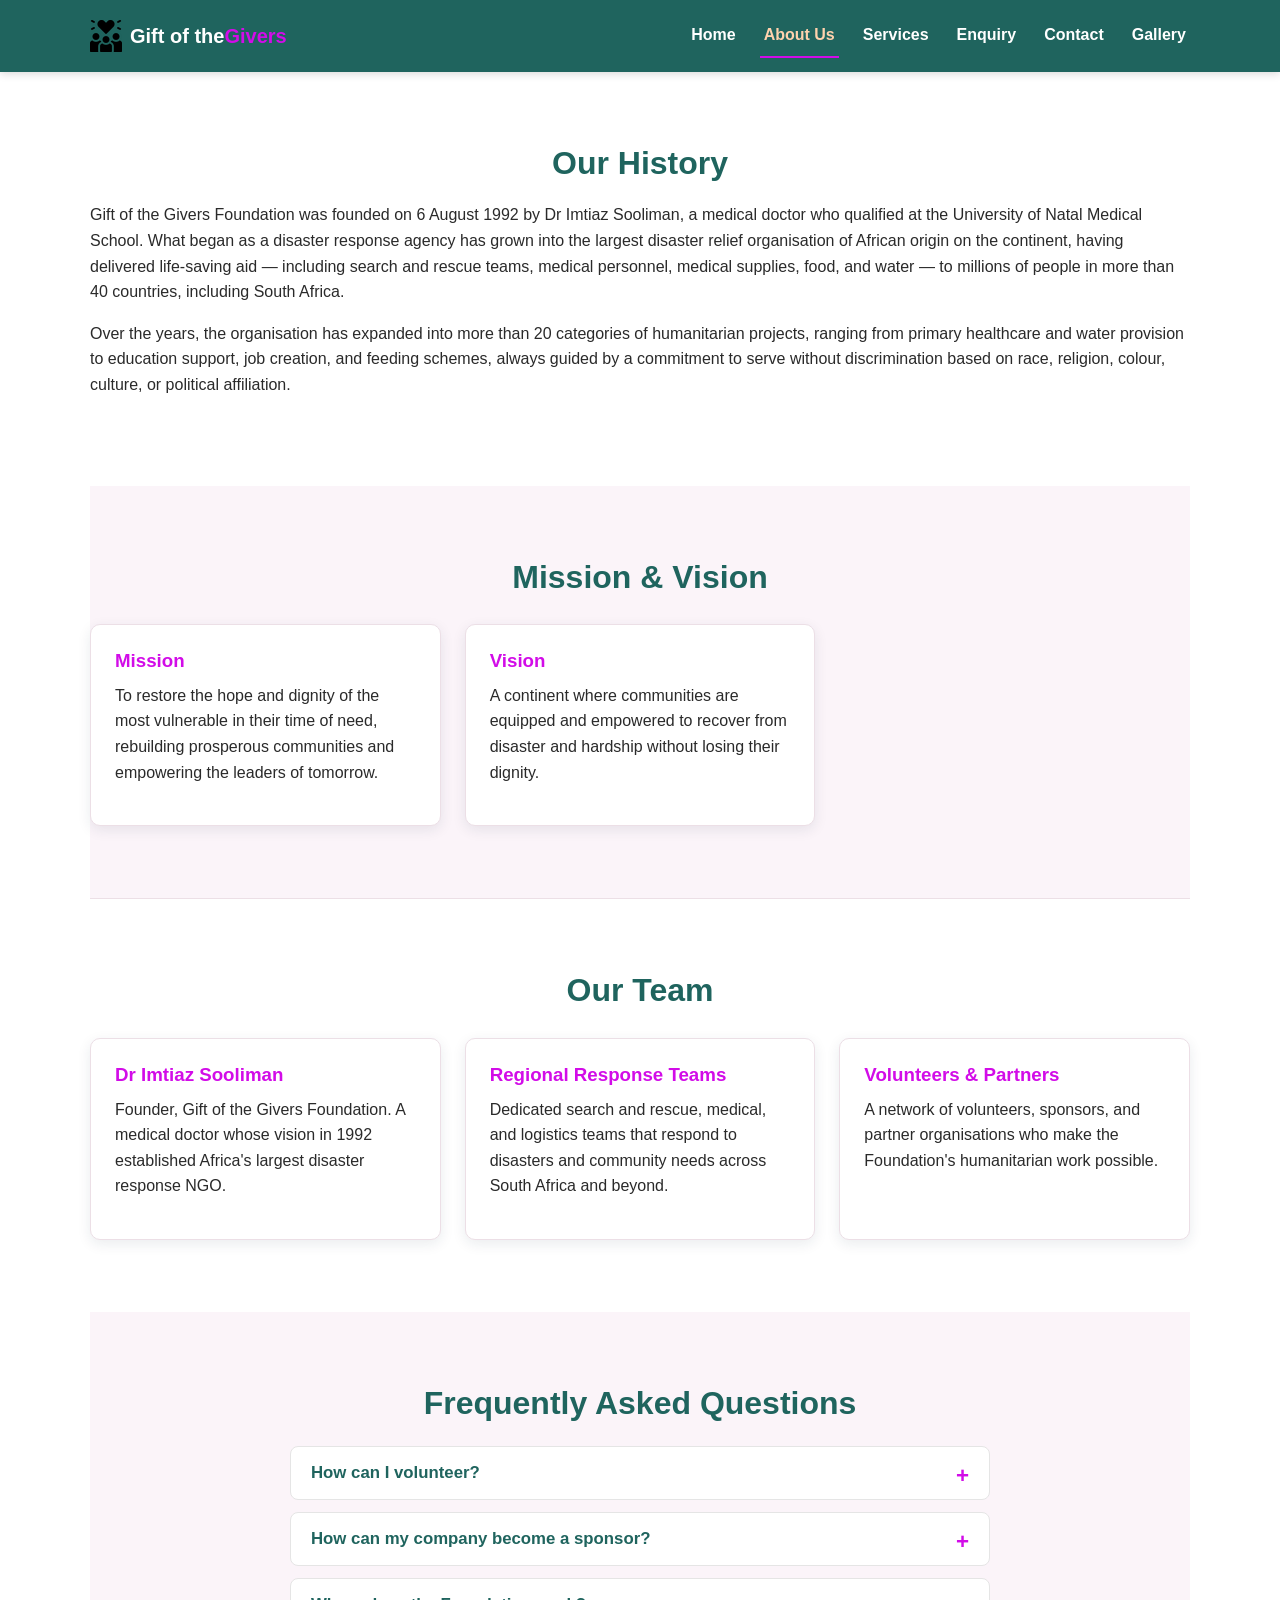
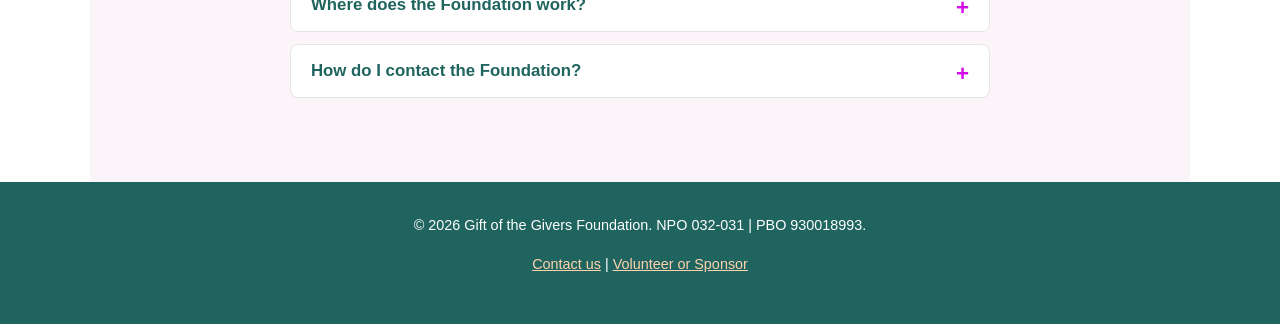
<file: about.html>
<!DOCTYPE html>
<html lang="en">
<head>
  <meta charset="UTF-8">
  <meta name="viewport" content="width=device-width, initial-scale=1.0">
  <title>About Us | Gift of the Givers Foundation</title>
<meta name="description" content="Learn about the Gift of the Givers Foundation, our mission, our values and the people behind our humanitarian work.">
<link rel="canonical" href="https://st10529070-sethowa-k.github.io/WebDevelopment-website-prt2/about.html">
  <link rel="stylesheet" href="css/style.css">
</head>
<body>

  <header>
    <div class="header-inner">
      <a href="index.html" class="logo">
        <img src="images/logo.png" alt="Gift of Givers logo" srcset="images/logo-32.png 1x, images/logo-64.png 2x" width="32" height="32">
        Gift of the <span>Givers</span>
        </a>
      <button class="nav-toggle" aria-label="Toggle navigation">&#9776;</button>
      <nav>
        <ul>
          <li><a href="index.html">Home</a></li>
          <li><a href="about.html" class="active">About Us</a></li>
          <li><a href="services.html">Services</a></li>
          <li><a href="enquiry.html">Enquiry</a></li>
          <li><a href="contact.html">Contact</a></li>
          <li><a href="gallery.html">Gallery</a></li>
        </ul>
      </nav>
    </div>
  </header>

  <main>
    <h1></h1>
    <section>
      <h2>Our History</h2>
      <p>Gift of the Givers Foundation was founded on 6 August 1992 by Dr Imtiaz Sooliman, a medical doctor who qualified at the University of Natal Medical School. What began as a disaster response agency has grown into the largest disaster relief organisation of African origin on the continent, having delivered life-saving aid — including search and rescue teams, medical personnel, medical supplies, food, and water — to millions of people in more than 40 countries, including South Africa.</p>
      <p>Over the years, the organisation has expanded into more than 20 categories of humanitarian projects, ranging from primary healthcare and water provision to education support, job creation, and feeding schemes, always guided by a commitment to serve without discrimination based on race, religion, colour, culture, or political affiliation.</p>
    </section>

    <section class="section-alt">
      <h2>Mission &amp; Vision</h2>
      <div class="grid">
        <div class="card">
          <h3>Mission</h3>
          <p>To restore the hope and dignity of the most vulnerable in their time of need, rebuilding prosperous communities and empowering the leaders of tomorrow.</p>
        </div>
        <div class="card">
          <h3>Vision</h3>
          <p>A continent where communities are equipped and empowered to recover from disaster and hardship without losing their dignity.</p>
        </div>
      </div>
    </section>

    <section>
      <h2>Our Team</h2>
      <div class="grid">
        <div class="card">
          <h3>Dr Imtiaz Sooliman</h3>
          <p>Founder, Gift of the Givers Foundation. A medical doctor whose vision in 1992 established Africa's largest disaster response NGO.</p>
        </div>
        <div class="card">
          <h3>Regional Response Teams</h3>
          <p>Dedicated search and rescue, medical, and logistics teams that respond to disasters and community needs across South Africa and beyond.</p>
        </div>
        <div class="card">
          <h3>Volunteers &amp; Partners</h3>
          <p>A network of volunteers, sponsors, and partner organisations who make the Foundation's humanitarian work possible.</p>
        </div>
      </div>
    </section>
    <section class="section-alt">
      <h2>Frequently Asked Questions</h2>
      <div class="accordion">
        <div class="accordion-item">
          <h3>
            <button class="accordion-btn" aria-expanded="false" aria-controls="faq1">How can I volunteer?</button>
          </h3>
          <div class="accordion-panel" id="faq1" hidden>
            <p>Complete the form on our Enquiry page and choose "Becoming a Volunteer". A coordinator will contact you.</p>
          </div>
        </div>

        <div class="accordion-item">
          <h3>
            <button class="accordion-btn" aria-expanded="false" aria-controls="faq2">How can my company become a sponsor?</button>
          </h3>
          <div class="accordion-panel" id="faq2" hidden>
            <p>Use the Enquiry page and choose "Becoming a Sponsor". You will see the available sponsorship packages once your enquiry is submitted.</p>
          </div>
        </div>

        <div class="accordion-item">
          <h3>
            <button class="accordion-btn" aria-expanded="false" aria-controls="faq3">Where does the Foundation work?</button>
          </h3>
          <div class="accordion-panel" id="faq3" hidden>
            <p>Gift of the Givers has delivered aid in more than 40 countries, including South Africa, across more than 20 categories of projects.</p>
          </div>
        </div>

        <div class="accordion-item">
          <h3>
            <button class="accordion-btn" aria-expanded="false" aria-controls="faq4">How do I contact the Foundation?</button>
          </h3>
          <div class="accordion-panel" id="faq4" hidden>
            <p>Visit our Contact page for office locations and maps, or send a message directly using the form.</p>
          </div>
        </div>
      </div>
    </section>
  </main>

  <footer>
    <p>&copy; 2026 Gift of the Givers Foundation. NPO 032-031 | PBO 930018993.</p>
    <p><a href="contact.html">Contact us</a> | <a href="enquiry.html">Volunteer or Sponsor</a></p>
  </footer>

  <script src="js/main.js"></script>
  <script src="js/interactive.js"></script>
</body>
</html>
</file>
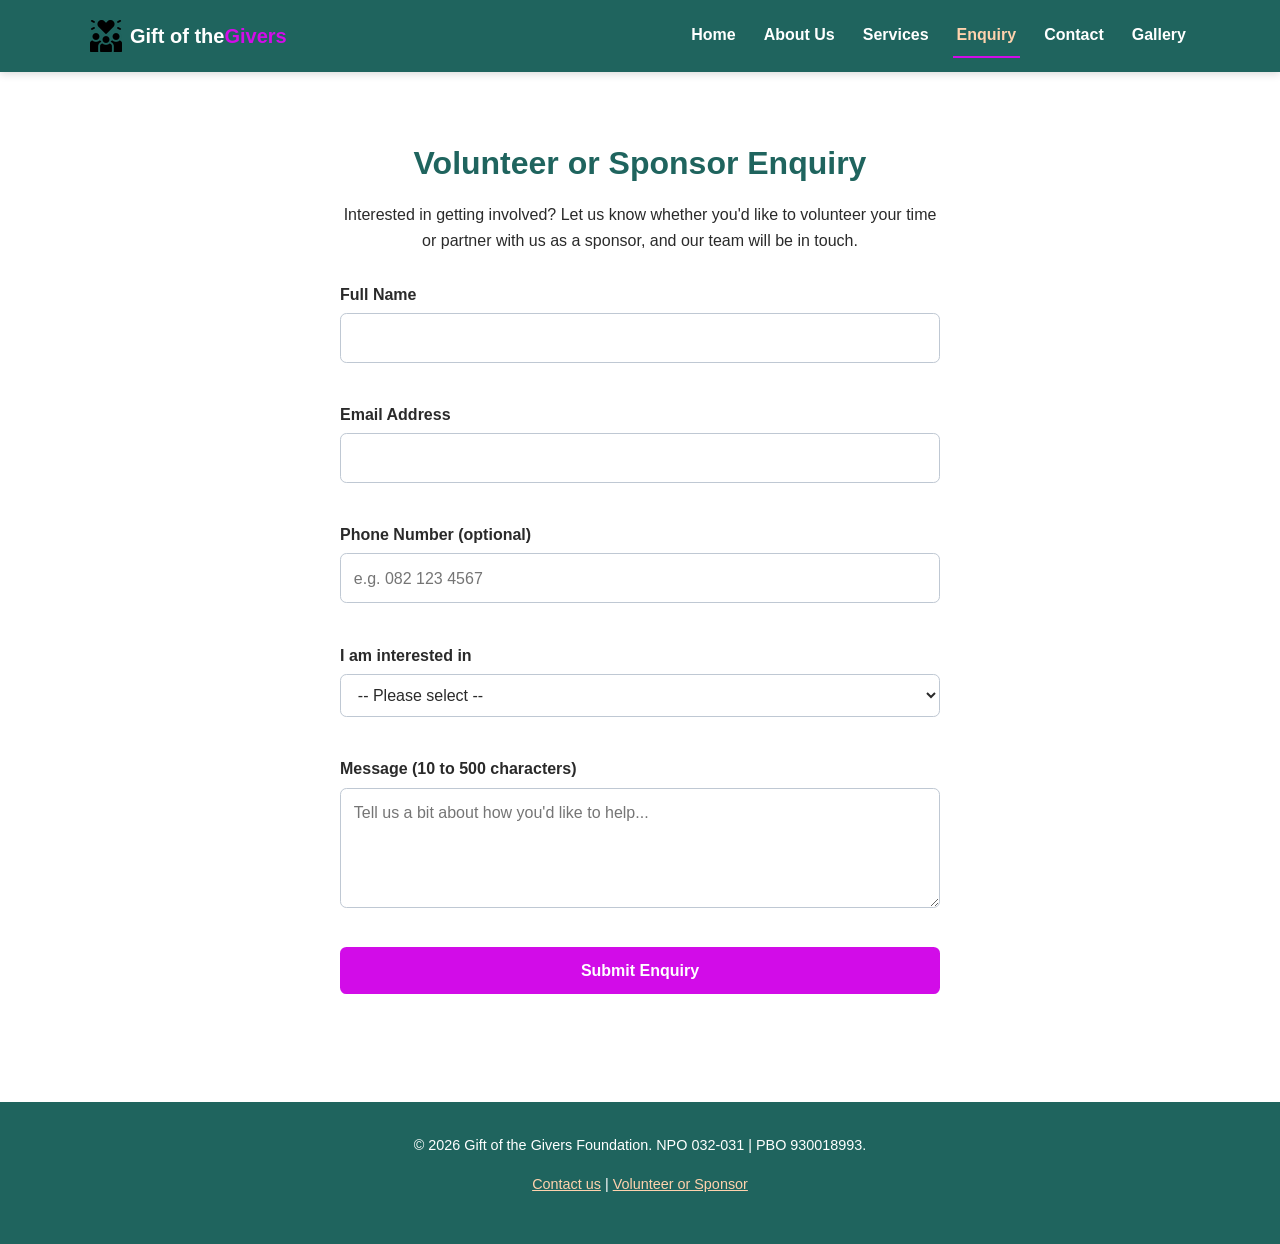
<file: enquiry.html>
<!DOCTYPE html>
<html lang="en">
<head>
  <meta charset="UTF-8">
  <meta name="viewport" content="width=device-width, initial-scale=1.0">
  <title>Enquiry | Gift of the Givers Foundation</title>
  <meta name="description" content="Get in touch with Gift of the Givers Foundation to volunteer, become a sponsor, or ask about our humanitarian projects.">
  <link rel="stylesheet" href="css/style.css">
</head>
<body>

  <header>
    <div class="header-inner">
      <a href="index.html" class="logo">
       <img src="images/logo.png" alt="Gift of the Givers logo" srcset="images/logo-32.png 1x, images/logo-64.png 2x" width="32" height="32">
       Gift of the <span>Givers</span>
       </a>
      <button class="nav-toggle" aria-label="Toggle navigation">&#9776;</button>
      <nav>
        <ul>
          <li><a href="index.html">Home</a></li>
          <li><a href="about.html">About Us</a></li>
          <li><a href="services.html">Services</a></li>
          <li><a href="enquiry.html" class="active">Enquiry</a></li>
          <li><a href="contact.html">Contact</a></li>
          <li><a href="gallery.html">Gallery</a></li>
        </ul>
      </nav>
    </div>
  </header>

  <main>
    <h1></h1>
    <section>
      <h2>Volunteer or Sponsor Enquiry</h2>
      <p class="section-intro">
        Interested in getting involved? Let us know whether you'd like to volunteer your time or partner with us as a sponsor, and our team will be in touch.
      </p>

      <form id="enquiry-form" novalidate>
        <div>
          <label for="fullname">Full Name</label>
          <input type="text" id="fullname" name="fullname" required minlength="2" maxlength="60" autocomplete="name">
          <div class="error" id="fullname-error" aria-live="polite"></div>
        </div>

        <div>
          <label for="email">Email Address</label>
          <input type="email" id="email" name="email" required autocomplete="email">
          <div class="error" id="email-error" aria-live="polite"></div>
        </div>

        <div>
          <label for="phone">Phone Number (optional)</label>
          <input type="tel" id="phone" name="phone" maxlength="16" placeholder="e.g. 082 123 4567" autocomplete="tel">
          <div class="error" id="phone-error" aria-live="polite"></div>
        </div>

        <div>
          <label for="enquiry-type">I am interested in</label>
          <select id="enquiry-type" name="enquiry-type" required>
            <option value="">-- Please select --</option>
            <option value="volunteer">Becoming a Volunteer</option>
            <option value="sponsor">Becoming a Sponsor</option>
            <option value="other">Other Enquiry</option>
          </select>
          <div class="error" id="enquiry-type-error" aria-live="polite"></div>
        </div>

        <div>
          <label for="message">Message (10 to 500 characters)</label>
          <textarea id="message" name="message" required minlength="10" maxlength="500" placeholder="Tell us a bit about how you'd like to help..."></textarea>
          <div class="error" id="message-error" aria-live="polite"></div>
        </div>

        <button type="submit" class="btn">Submit Enquiry</button>
        <p id="form-status" aria-live="polite"></p>
      </form>

      <div id="enquiry-response" class="response" hidden></div>
    </section>
  </main>

  <footer>
    <p>&copy; 2026 Gift of the Givers Foundation. NPO 032-031 | PBO 930018993.</p>
    <p><a href="contact.html">Contact us</a> | <a href="enquiry.html">Volunteer or Sponsor</a></p>
  </footer>

  <script src="js/main.js"></script>
</body>
</html>
<script src="js/forms.js"></script>
</file>
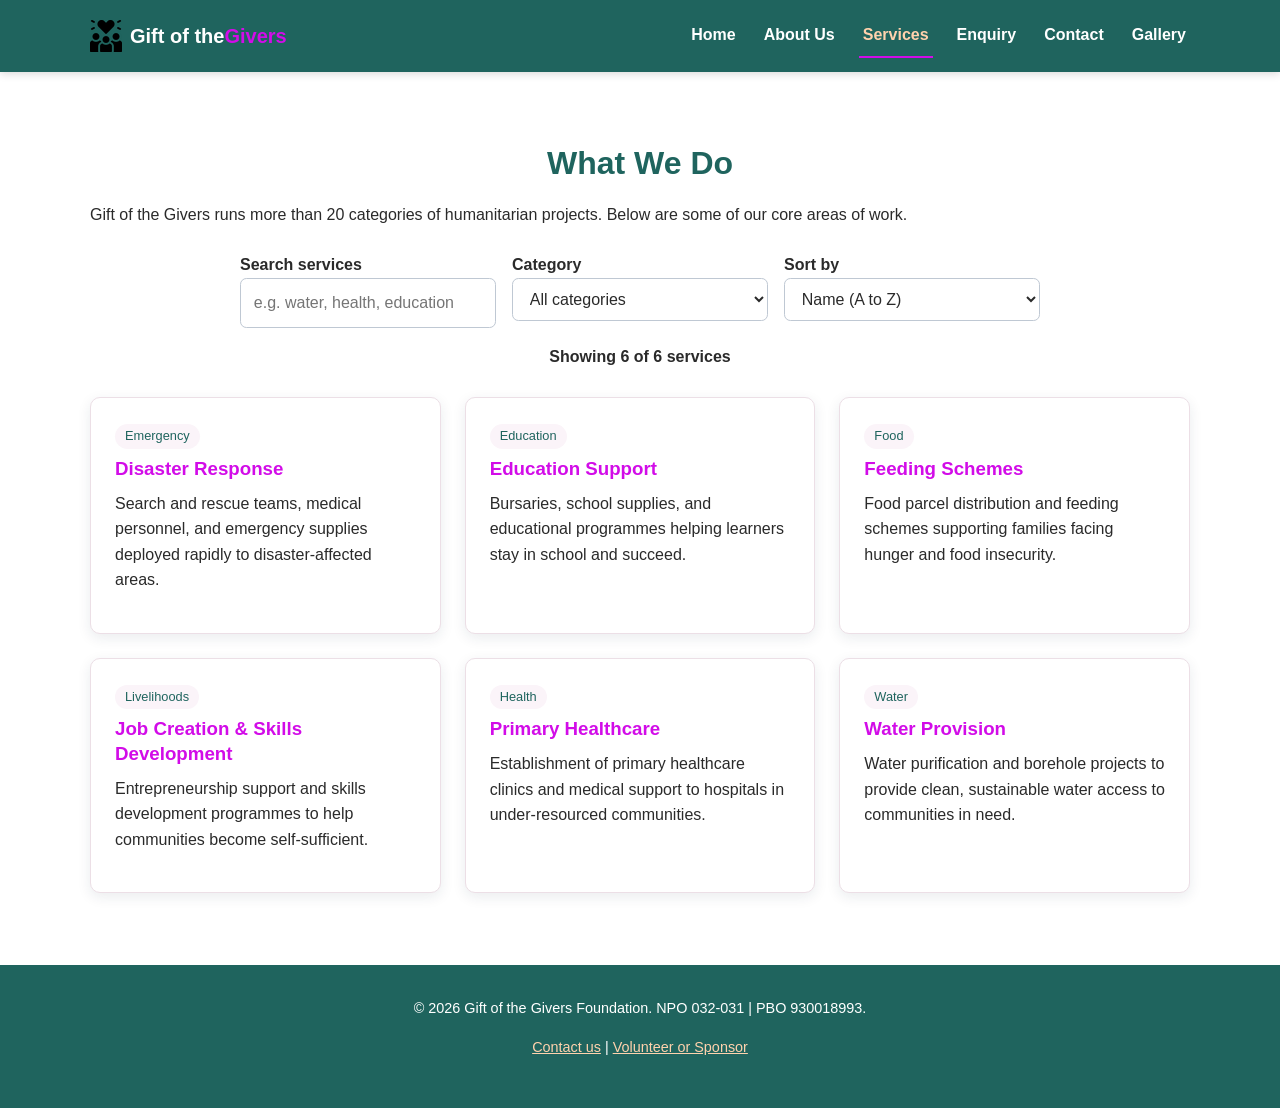
<file: services.html>
<!DOCTYPE html>
<html lang="en">
<head>
  <meta charset="UTF-8">
  <meta name="viewport" content="width=device-width, initial-scale=1.0">
  <title>Our Services | Gift of the Givers Foundation</title>
<meta name="description" content="Explore the relief and humanitarian services the Gift of the Givers Foundation offers to communities in need.">
<link rel="canonical" href="https://st10529070-sethowa-k.github.io/WebDevelopment-website-prt2/services.html">
  <link rel="stylesheet" href="css/style.css">
</head>
<body>

  <header>
    <div class="header-inner">
      <a href="index.html" class="logo">
        <img src="images/logo.png" alt="Gift of the Givers logo" srcset="images/logo-32.png 1x, images/logo-64.png 2x" width="32" height="32">
        Gift of the <span>Givers</span>
        </a> 
      <button class="nav-toggle" aria-label="Toggle navigation">&#9776;</button>
      <nav>
        <ul>
          <li><a href="index.html">Home</a></li>
          <li><a href="about.html">About Us</a></li>
          <li><a href="services.html" class="active">Services</a></li>
          <li><a href="enquiry.html">Enquiry</a></li>
          <li><a href="contact.html">Contact</a></li>
          <li><a href="gallery.html">Gallery</a></li>
        </ul>
      </nav>
    </div>
  </header>

  <main>
    <h1></h1>
    <section>
      <h2>What We Do</h2>
      <p>Gift of the Givers runs more than 20 categories of humanitarian projects. Below are some of our core areas of work.</p>
      <div class="controls">
        <div>
          <label for="service-search">Search services</label>
          <input type="search" id="service-search" placeholder="e.g. water, health, education">
        </div>
        <div>
          <label for="service-category">Category</label>
          <select id="service-category">
            <option value="all">All categories</option>
          </select>
        </div>
        <div>
          <label for="service-sort">Sort by</label>
          <select id="service-sort">
            <option value="az">Name (A to Z)</option>
            <option value="za">Name (Z to A)</option>
          </select>
        </div>
      </div>

      <p id="services-count" aria-live="polite"></p>
      <div class="grid" id="services-grid"></div>
    </section>
  </main>

  <footer>
    <p>&copy; 2026 Gift of the Givers Foundation. NPO 032-031 | PBO 930018993.</p>
    <p><a href="contact.html">Contact us</a> | <a href="enquiry.html">Volunteer or Sponsor</a></p>
  </footer>

  <script src="js/main.js"></script>
  <script src="js/services.js"></script>
</body>
</html>
</file>
<file: css/style.css>
/* ===========================================================
   Gift of the Givers Foundation — Part 2 Main Stylesheet
   CSS styling, layout, responsive design and accessibility
   =========================================================== */

* {
  box-sizing: border-box;
  margin: 0;
  padding: 0;
}

:root {
  --blue: #1f645e;
  --blue-dark: #144640;
  --orange: #d20ce8;
  --orange-dark: #c80694;
  --light-bg: #fbf4f9;
  --border: #ecdfe6;
  --text: #2a2a2a;
  --white: #ffffff;
  --max-width: 1100px;
  --radius: 10px;
  --shadow: 0 4px 14px rgba(20, 40, 70, 0.09);
}

html {
  scroll-behavior: smooth;
  font-size: 100%;
}

body {
  font-family: Arial, Helvetica, sans-serif;
  color: var(--text);
  line-height: 1.6;
  background: var(--white);
  font-size: 1rem;
}

a {
  color: inherit;
  text-decoration: none;
}

img {
  max-width: 100%;
  height: auto;
  display: block;
}

/* ---------- Header / Navigation ---------- */
header {
  background: var(--blue);
  color: var(--white);
  position: sticky;
  top: 0;
  z-index: 100;
  box-shadow: 0 2px 8px rgba(0, 0, 0, 0.15);
}

.header-inner {
  width: min(100% - 2rem, var(--max-width));
  margin: 0 auto;
  min-height: 4.5rem;
  display: flex;
  align-items: center;
  justify-content: space-between;
  gap: 1.5rem;
  padding: 0.75rem 0;
}

.logo {
  display: inline-flex;
  align-items: center;
  flex-shrink: 0;
  font-size: 1.25rem;
  font-weight: 700;
}

.logo img {
  width: 2rem;
  height: 2rem;
  object-fit: contain;
  margin-right: 0.5rem;
}

.logo span {
  color: var(--orange);
}

nav ul {
  list-style: none;
  display: flex;
  align-items: center;
  justify-content: flex-end;
  gap: 1.25rem;
}

nav a {
  display: block;
  font-weight: 600;
  padding: 0.5rem 0.25rem;
  border-bottom: 2px solid transparent;
  transition: border-color 0.2s ease, color 0.2s ease;
}

nav a:hover,
nav a:focus-visible,
nav a.active {
  color: #ffd2ad;
  border-color: var(--orange);
}

.nav-toggle {
  display: none;
}

/* ---------- Hero ---------- */
.hero {
  position: relative;
  min-height: 32rem;
  display: grid;
  place-items: center;
  overflow: hidden;
  color: var(--white);
  text-align: center;
  padding: 6rem 1.25rem;
  background: var(--blue);
}

.hero-image {
  position: absolute;
  inset: 0;
  width: 100%;
  height: 100%;
  object-fit: cover;
  z-index: 0;
}

.hero::after {
  content: "";
  position: absolute;
  inset: 0;
  background: rgba(31, 56, 100, 0.76);
  z-index: 1;
}

.hero-content {
  position: relative;
  z-index: 2;
  width: min(100%, 46rem);
}

.hero h1 {
  font-size: clamp(2rem, 5vw, 2.75rem);
  line-height: 1.15;
  margin-bottom: 1rem;
}

.hero p {
  font-size: clamp(1rem, 2vw, 1.15rem);
  max-width: 40rem;
  margin: 0 auto 1.75rem;
}

.hero-actions {
  display: flex;
  justify-content: center;
  align-items: center;
  flex-wrap: wrap;
  gap: 0.75rem;
}

.btn {
  display: inline-block;
  background: var(--orange);
  color: var(--white);
  padding: 0.8rem 1.6rem;
  border-radius: 0.4rem;
  font-weight: 700;
  border: 2px solid var(--orange);
  cursor: pointer;
  font-size: 1rem;
  transition: background-color 0.2s ease, border-color 0.2s ease, transform 0.2s ease;
}

.btn:hover,
.btn:focus-visible {
  background: var(--orange-dark);
  border-color: var(--orange-dark);
  transform: translateY(-1px);
}

.btn-outline {
  background: transparent;
  border-color: var(--white);
}

.btn-outline:hover,
.btn-outline:focus-visible {
  background: var(--white);
  color: var(--blue);
  border-color: var(--white);
}

/* ---------- Main Sections ---------- */
main section {
  width: min(100% - 2rem, var(--max-width));
  margin: 0 auto;
  padding: clamp(3rem, 7vw, 4.5rem) 0;
}

section h2 {
  color: var(--blue);
  font-size: clamp(1.6rem, 4vw, 2rem);
  line-height: 1.2;
  margin-bottom: 1.25rem;
  text-align: center;
}

.section-intro {
  max-width: 38rem;
  margin: 0 auto;
  text-align: center;
}

.section-alt {
  background: var(--light-bg);
}

.section-alt + section {
  border-top: 1px solid var(--border);
}

/* ---------- Grid and Cards ---------- */
.grid,
.locations {
  display: grid;
  grid-template-columns: repeat(3, minmax(0, 1fr));
  gap: 1.5rem;
  margin-top: 1.75rem;
}

.card {
  height: 100%;
  background: var(--white);
  border: 1px solid var(--border);
  border-radius: var(--radius);
  padding: 1.5rem;
  box-shadow: var(--shadow);
  transition: transform 0.2s ease, box-shadow 0.2s ease;
}

.card:hover {
  transform: translateY(-3px);
  box-shadow: 0 8px 20px rgba(20, 40, 70, 0.13);
}

.card h3 {
  color: var(--orange);
  line-height: 1.3;
  margin-bottom: 0.6rem;
}

.card p + p {
  margin-top: 0.6rem;
}

/* ---------- Forms ---------- */
form {
  width: min(100%, 37.5rem);
  margin: 1.75rem auto 0;
  display: flex;
  flex-direction: column;
  gap: 1rem;
}

form > div {
  display: flex;
  flex-direction: column;
  gap: 0.35rem;
}

label {
  font-weight: 600;
}

input,
select,
textarea {
  width: 100%;
  padding: 0.7rem 0.8rem;
  border: 1px solid #bfc8d3;
  border-radius: 0.4rem;
  font: inherit;
  background: var(--white);
  color: var(--text);
}

textarea {
  resize: vertical;
  min-height: 7.5rem;
}

input:focus,
select:focus,
textarea:focus {
  outline: 3px solid rgba(232, 114, 12, 0.2);
  border-color: var(--orange);
}

.error {
  color: #b00020;
  font-size: 0.85rem;
  min-height: 1.1rem;
}

#form-status {
  text-align: center;
  font-weight: 600;
  margin-top: 0.25rem;
}

/* ---------- Contact / Map ---------- */
.locations {
  grid-template-columns: repeat(2, minmax(0, 1fr));
}

.map-embed {
  margin-top: 1rem;
}

.map-embed iframe {
  width: 100%;
  height: 16rem;
  border: 0;
  border-radius: 0.5rem;
}

/* ---------- Footer ---------- */
footer {
  background: var(--blue);
  color: var(--white);
  text-align: center;
  padding: 2rem 1rem;
  font-size: 0.9rem;
}

footer p + p {
  margin-top: 0.35rem;
}

footer a {
  color: #ffd2ad;
  text-decoration: underline;
}

/* ---------- Tablet: 901px and below ---------- */
@media (max-width: 56.25rem) {
  .header-inner {
    min-height: auto;
  }

  nav ul {
    gap: 0.75rem;
  }

  .grid {
    grid-template-columns: repeat(2, minmax(0, 1fr));
  }

  .locations {
    grid-template-columns: 1fr;
  }

  .hero {
    min-height: 28rem;
  }
}

/* ---------- Mobile: 600px and below ---------- */
@media (max-width: 37.5rem) {
  .header-inner {
    width: min(100% - 1.25rem, var(--max-width));
    flex-direction: column;
    align-items: stretch;
    gap: 0.5rem;
    padding: 0.75rem 0;
  }

  .logo {
    justify-content: center;
  }

  nav ul {
    width: 100%;
    flex-direction: column;
    gap: 0;
  }

  nav li {
    width: 100%;
    border-top: 1px solid rgba(255, 255, 255, 0.15);
  }

  nav a {
    text-align: center;
    padding: 0.65rem 0.25rem;
  }

  .grid,
  .locations {
    grid-template-columns: 1fr;
  }

  main section {
    width: min(100% - 1.25rem, var(--max-width));
  }

  .hero {
    min-height: 26rem;
    padding: 4.5rem 1rem;
  }

  .hero-actions {
    flex-direction: column;
  }

  .hero-actions .btn {
    width: min(100%, 18rem);
  }

  .card {
    padding: 1.25rem;
  }

  .map-embed iframe {
    height: 13rem;
  }
}

/* ---------- Small phones: 400px and below ---------- */
@media (max-width: 25rem) {
  body {
    font-size: 0.95rem;
  }

  .logo {
    font-size: 1.1rem;
  }

  .hero h1 {
    font-size: 1.8rem;
  }
}

/* ---------- Reduced motion accessibility ---------- */
@media (prefers-reduced-motion: reduce) {
  html {
    scroll-behavior: auto;
  }

  *,
  *::before,
  *::after {
    transition-duration: 0.01ms !important;
  }
}
/* ===========================================================
   Part 3 updates (changes made from Part 2 feedback)
   =========================================================== */

/* Default styles: consistent base for every page */
html {
  font-size: 100%;
  scroll-behavior: smooth;
}

body {
  min-height: 100vh;
  display: flex;
  flex-direction: column;
}

main {
  flex: 1;
}

h1, h2, h3 {
  line-height: 1.25;
}

p {
  margin-bottom: 1rem;
}

/* Keyboard focus styles for accessibility */
a:focus-visible,
button:focus-visible,
input:focus-visible,
select:focus-visible,
textarea:focus-visible {
  outline: 3px solid var(--orange);
  outline-offset: 2px;
}

/* Responsive images: scale down, never overflow */
img {
  max-width: 100%;
  height: auto;
}

.logo {
  display: inline-flex;
  align-items: center;
}

/* Tablet: stop the menu getting squeezed */
@media (max-width: 900px) {
  nav ul {
    gap: 14px;
  }

  .hero {
    padding: 70px 20px;
  }
}

/* Mobile: bigger tap target for the menu button */
@media (max-width: 720px) {
  .nav-toggle {
    min-width: 44px;
    min-height: 44px;
  }
}
/* Responsive hero image: smaller file on phones */
@media (max-width: 720px) {
  .hero {
    background-image: linear-gradient(rgba(31,56,100,0.75), rgba(31,56,100,0.75)), url('../images/hero-small.jpg');
  }
}
/* Enquiry response box */
.response {
  max-width: 600px;
  margin: 24px auto 0;
  padding: 20px;
  background: #fff;
  border-left: 5px solid var(--orange);
  border-radius: 8px;
  box-shadow: 0 2px 6px rgba(0,0,0,0.08);
}

.response[hidden] {
  display: none;
}

.response h3 {
  color: var(--blue);
  margin-bottom: 8px;
}

.response ul {
  margin-left: 1.2rem;
}
.response pre {
  white-space: pre-wrap;
  font-family: inherit;
  margin-top: 8px;
}
/* Services search and filter */
.controls {
  display: grid;
  grid-template-columns: repeat(auto-fit, minmax(200px, 1fr));
  gap: 16px;
  max-width: 800px;
  margin: 24px auto 0;
}

#services-count {
  text-align: center;
  margin-top: 16px;
  font-weight: 600;
}

.card .tag {
  display: inline-block;
  font-size: 0.8rem;
  background: var(--light-bg);
  color: var(--blue);
  padding: 2px 10px;
  border-radius: 999px;
  margin-bottom: 8px;
}
/* Accordion (FAQ) */
.accordion {
  max-width: 700px;
  margin: 24px auto 0;
}

.accordion-item {
  background: #fff;
  border: 1px solid #e5e5e5;
  border-radius: 8px;
  margin-bottom: 12px;
  overflow: hidden;
}

.accordion-item h3 {
  margin: 0;
}

.accordion-btn {
  width: 100%;
  text-align: left;
  background: none;
  border: none;
  padding: 16px 48px 16px 20px;
  font-family: inherit;
  font-size: 1.05rem;
  font-weight: 700;
  color: var(--blue);
  cursor: pointer;
  position: relative;
}

.accordion-btn::after {
  content: "+";
  position: absolute;
  right: 20px;
  font-size: 1.4rem;
  color: var(--orange);
}

.accordion-btn[aria-expanded="true"]::after {
  content: "\2212";
}

.accordion-btn:hover {
  background: var(--light-bg);
}

.accordion-panel {
  padding: 0 20px 16px;
}

.accordion-panel[hidden] {
  display: none;
}

/* Scroll-in animation for cards */
.reveal {
  opacity: 0;
  transform: translateY(24px);
  transition: opacity 0.6s ease, transform 0.6s ease;
}

.reveal.visible {
  opacity: 1;
  transform: none;
}

@media (prefers-reduced-motion: reduce) {
  .reveal {
    transition: none;
  }
}
/* Gallery and lightbox (Part 3) */
.gallery-grid {
  display: grid;
  grid-template-columns: repeat(auto-fill, minmax(220px, 1fr));
  gap: 14px;
  margin: 20px 0;
}
.gallery-item {
  padding: 0;
  border: 0;
  background: none;
  cursor: pointer;
  border-radius: 8px;
  overflow: hidden;
}
.gallery-item img {
  width: 100%;
  height: 100%;
  aspect-ratio: 4 / 3;
  object-fit: cover;
  display: block;
  transition: transform 0.3s ease;
}
.gallery-item:hover img { transform: scale(1.05); }
.photo-credit { font-size: 0.85rem; }

.lightbox {
  position: fixed;
  inset: 0;
  background: rgba(0, 0, 0, 0.88);
  display: flex;
  align-items: center;
  justify-content: center;
  z-index: 1000;
}
.lightbox[hidden] { display: none; }
.lightbox-img {
  max-width: 90vw;
  max-height: 85vh;
  border-radius: 6px;
}
.lightbox button {
  position: absolute;
  background: rgba(255, 255, 255, 0.15);
  color: #fff;
  border: 0;
  font-size: 2rem;
  min-width: 44px;
  min-height: 44px;
  border-radius: 50%;
  cursor: pointer;
}
.lightbox button:hover { background: rgba(255, 255, 255, 0.3); }
.lightbox-close { top: 16px; right: 16px; }
.lightbox-prev { left: 16px; top: 50%; }
.lightbox-next { right: 16px; top: 50%; }
/* Map (Part 3) */
#map {
  height: 380px;
  width: 100%;
  border-radius: 8px;
  margin: 12px 0 24px;
}
@media (max-width: 720px) {
  #map { height: 300px; }
}
</file>
